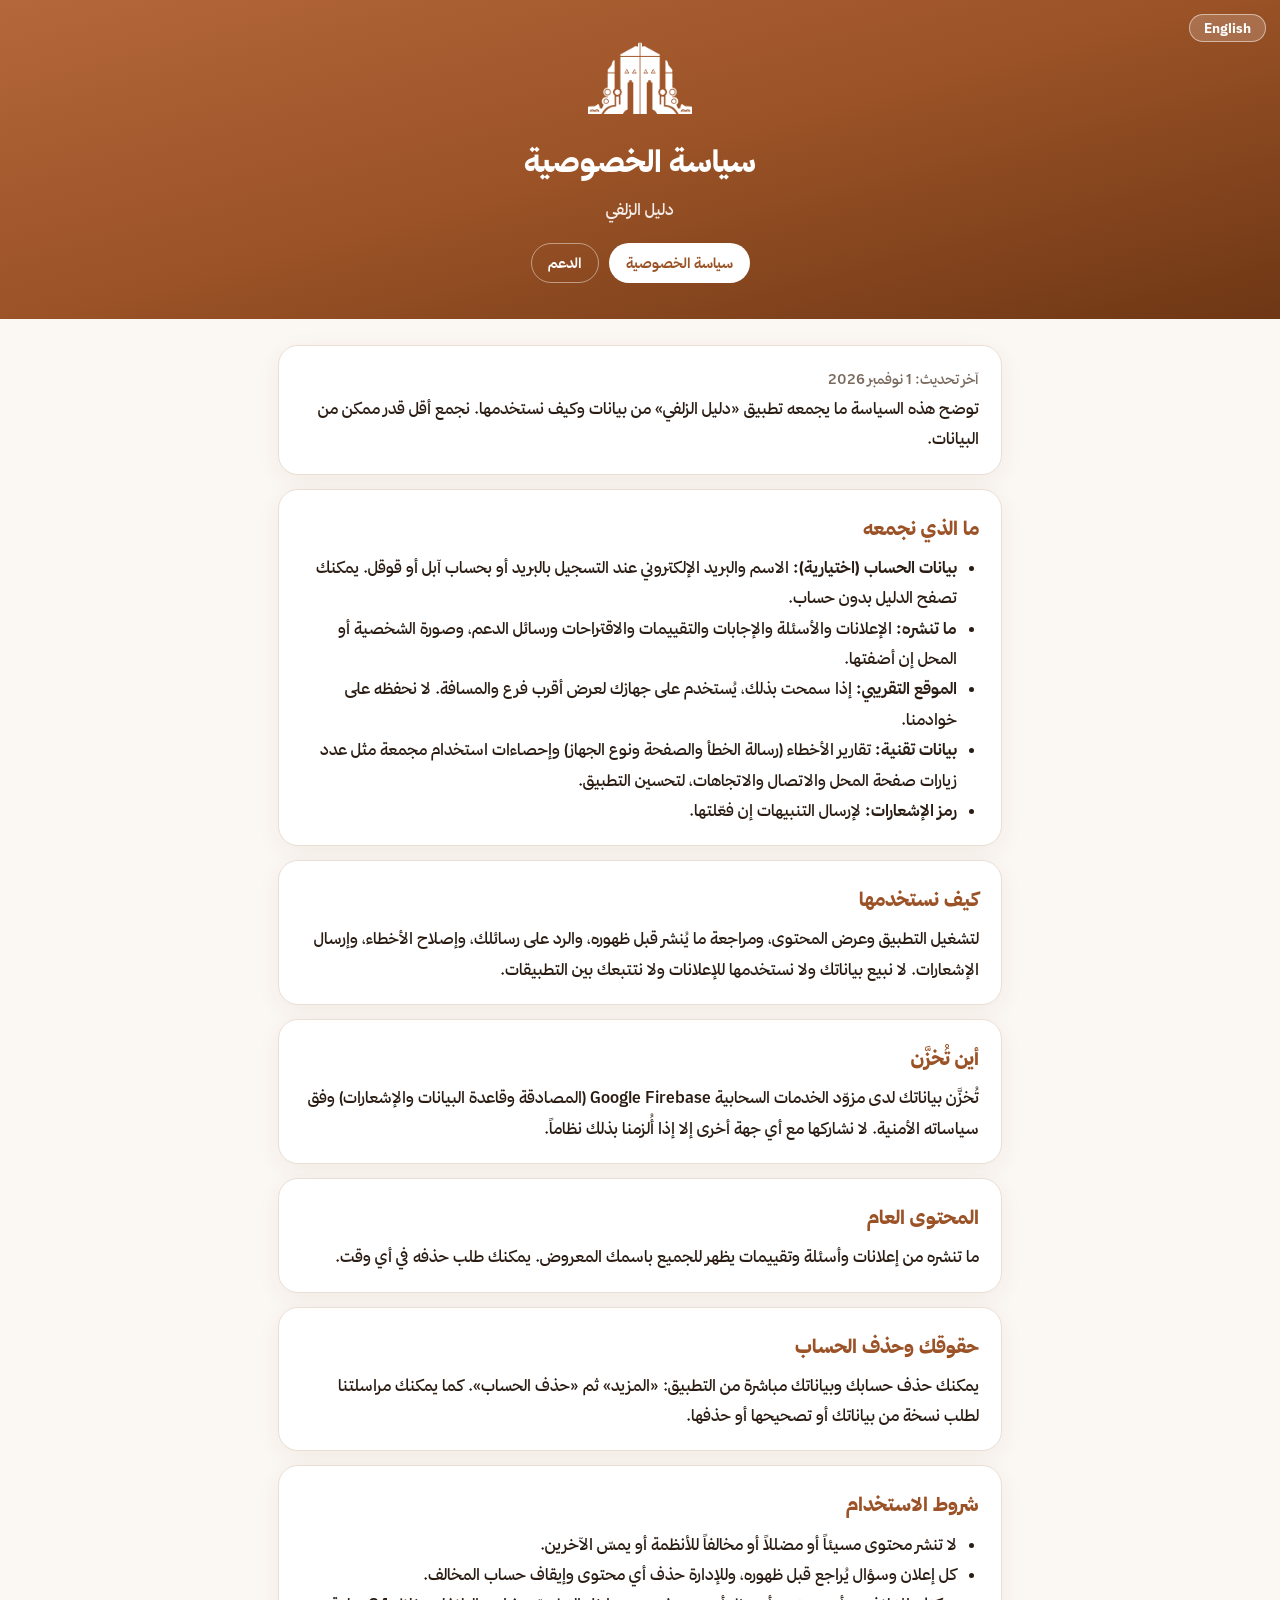
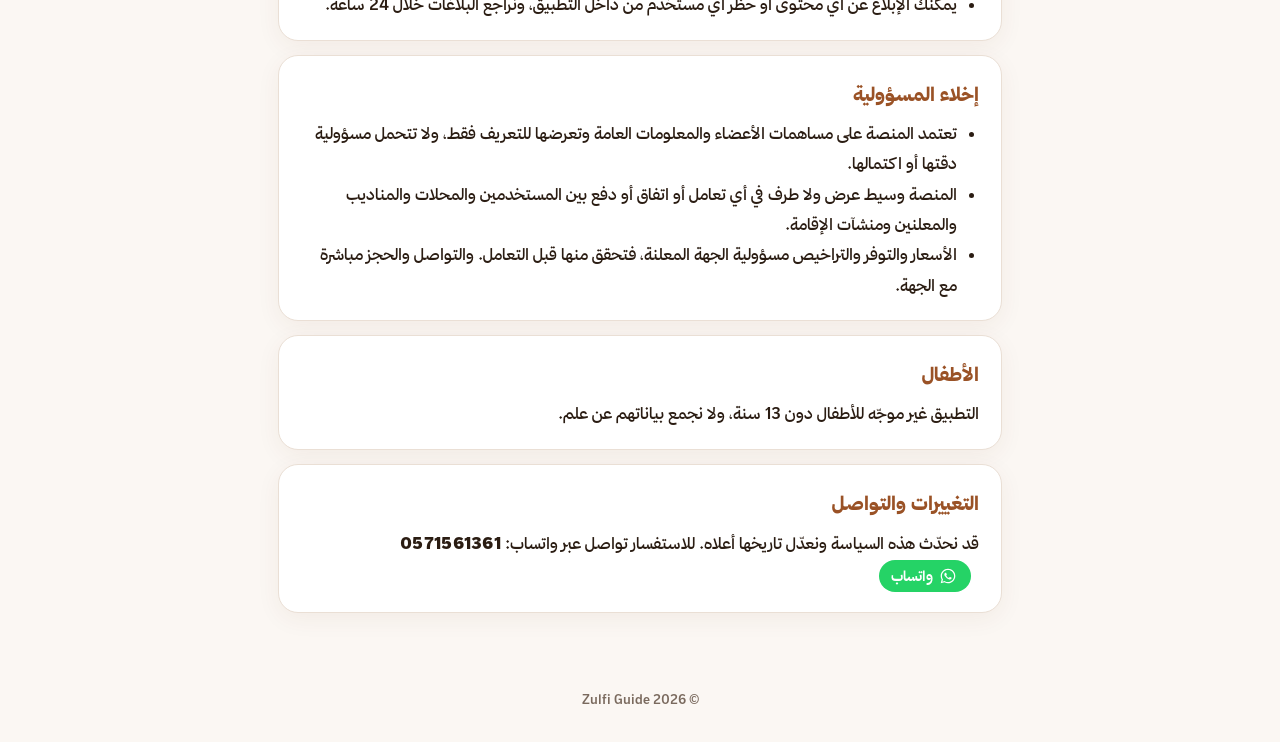
<file: index.html>
<!doctype html><html lang="ar" dir="rtl"><head><meta charset="utf-8"><meta name="viewport" content="width=device-width,initial-scale=1"><title>سياسة الخصوصية | دليل الزلفي</title><link rel="stylesheet" href="style.css"><link rel="icon" href="icon.png"></head><body><header><button class="sw" id="sw">English</button><img src="logo_white.png" alt="دليل الزلفي"><h1 id="h1">سياسة الخصوصية</h1><p id="sub">دليل الزلفي</p><nav><a href="index.html" class="on"><span class="t-ar">سياسة الخصوصية</span><span class="t-en" style="display:none">Privacy Policy</span></a><a href="support.html" class=""><span class="t-ar">الدعم</span><span class="t-en" style="display:none">Support</span></a></nav></header><main><div class="lang show" id="ar"><div class="card"><p class="muted">آخر تحديث: 1 نوفمبر 2026</p><p>توضح هذه السياسة ما يجمعه تطبيق «دليل الزلفي» من بيانات وكيف نستخدمها. نجمع أقل قدر ممكن من البيانات.</p></div><div class="card"><h2>ما الذي نجمعه</h2><ul><li><b>بيانات الحساب (اختيارية):</b> الاسم والبريد الإلكتروني عند التسجيل بالبريد أو بحساب آبل أو قوقل. يمكنك تصفح الدليل بدون حساب.</li><li><b>ما تنشره:</b> الإعلانات والأسئلة والإجابات والتقييمات والاقتراحات ورسائل الدعم، وصورة الشخصية أو المحل إن أضفتها.</li><li><b>الموقع التقريبي:</b> إذا سمحت بذلك، يُستخدم على جهازك لعرض أقرب فرع والمسافة. لا نحفظه على خوادمنا.</li><li><b>بيانات تقنية:</b> تقارير الأخطاء (رسالة الخطأ والصفحة ونوع الجهاز) وإحصاءات استخدام مجمعة مثل عدد زيارات صفحة المحل والاتصال والاتجاهات، لتحسين التطبيق.</li><li><b>رمز الإشعارات:</b> لإرسال التنبيهات إن فعّلتها.</li></ul></div><div class="card"><h2>كيف نستخدمها</h2><p>لتشغيل التطبيق وعرض المحتوى، ومراجعة ما يُنشر قبل ظهوره، والرد على رسائلك، وإصلاح الأخطاء، وإرسال الإشعارات. لا نبيع بياناتك ولا نستخدمها للإعلانات ولا نتتبعك بين التطبيقات.</p></div><div class="card"><h2>أين تُخزَّن</h2><p>تُخزَّن بياناتك لدى مزوّد الخدمات السحابية Google Firebase (المصادقة وقاعدة البيانات والإشعارات) وفق سياساته الأمنية. لا نشاركها مع أي جهة أخرى إلا إذا أُلزمنا بذلك نظاماً.</p></div><div class="card"><h2>المحتوى العام</h2><p>ما تنشره من إعلانات وأسئلة وتقييمات يظهر للجميع باسمك المعروض. يمكنك طلب حذفه في أي وقت.</p></div><div class="card"><h2>حقوقك وحذف الحساب</h2><p>يمكنك حذف حسابك وبياناتك مباشرة من التطبيق: «المزيد» ثم «حذف الحساب». كما يمكنك مراسلتنا لطلب نسخة من بياناتك أو تصحيحها أو حذفها.</p></div><div class="card"><h2>شروط الاستخدام</h2><ul><li>لا تنشر محتوى مسيئاً أو مضللاً أو مخالفاً للأنظمة أو يمسّ الآخرين.</li><li>كل إعلان وسؤال يُراجع قبل ظهوره، وللإدارة حذف أي محتوى وإيقاف حساب المخالف.</li><li>يمكنك الإبلاغ عن أي محتوى أو حظر أي مستخدم من داخل التطبيق، ونراجع البلاغات خلال 24 ساعة.</li></ul></div><div class="card"><h2>إخلاء المسؤولية</h2><ul><li>تعتمد المنصة على مساهمات الأعضاء والمعلومات العامة وتعرضها للتعريف فقط، ولا تتحمل مسؤولية دقتها أو اكتمالها.</li><li>المنصة وسيط عرض ولا طرف في أي تعامل أو اتفاق أو دفع بين المستخدمين والمحلات والمناديب والمعلنين ومنشآت الإقامة.</li><li>الأسعار والتوفر والتراخيص مسؤولية الجهة المعلنة، فتحقق منها قبل التعامل. والتواصل والحجز مباشرة مع الجهة.</li></ul></div><div class="card"><h2>الأطفال</h2><p>التطبيق غير موجّه للأطفال دون 13 سنة، ولا نجمع بياناتهم عن علم.</p></div><div class="card"><h2>التغييرات والتواصل</h2><p>قد نحدّث هذه السياسة ونعدّل تاريخها أعلاه. للاستفسار تواصل عبر واتساب: <span class="num" dir="ltr">0571561361</span> <a class="wa" href="https://wa.me/966571561361" target="_blank" rel="noopener"><svg viewBox="0 0 32 32" width="18" height="18" fill="#fff" aria-hidden="true"><path d="M16.0 3C8.8 3 3 8.8 3 16c0 2.3.6 4.5 1.7 6.4L3 29l6.8-1.8c1.9 1 4 1.6 6.2 1.6 7.2 0 13-5.8 13-13S23.2 3 16 3zm0 23.7c-2 0-3.9-.5-5.6-1.5l-.4-.2-4 1.1 1.1-3.9-.3-.4C5.7 20.1 5.2 18.1 5.2 16 5.2 9.9 10 5.2 16 5.2S26.8 10 26.8 16 22 26.7 16 26.7zm5.9-8c-.3-.2-1.9-.9-2.2-1-.3-.1-.5-.2-.7.2-.2.3-.8 1-1 1.2-.2.2-.4.2-.7.1-.3-.2-1.4-.5-2.6-1.6-1-.9-1.6-1.9-1.8-2.3-.2-.3 0-.5.1-.7l.5-.6c.2-.2.2-.3.3-.5.1-.2.1-.4 0-.6-.1-.2-.7-1.7-1-2.3-.3-.6-.5-.5-.7-.5h-.6c-.2 0-.6.1-.9.4-.3.3-1.1 1.1-1.1 2.7s1.1 3.1 1.3 3.3c.2.2 2.2 3.4 5.4 4.7 3.2 1.3 3.2.9 3.8.8.6-.1 1.9-.8 2.2-1.5.3-.7.3-1.4.2-1.5-.1-.2-.3-.2-.6-.4z"/></svg><span class="t-ar">واتساب</span><span class="t-en" style="display:none">WhatsApp</span></a></p></div></div><div class="lang" id="en" dir="ltr"><div class="card"><p class="muted">Last updated: November 1, 2026</p><p>This policy explains what data the Zulfi Guide app collects and how we use it. We collect as little as we can.</p></div><div class="card"><h2>What we collect</h2><ul><li><b>Account details (optional):</b> your name and email when you sign up with email, Apple or Google. You can browse the guide without an account.</li><li><b>What you post:</b> ads, questions, answers, reviews, suggestions and support messages, plus a profile or shop photo if you add one.</li><li><b>Approximate location:</b> if you allow it, it is used on your device to show the nearest branch and distance. We do not store it on our servers.</li><li><b>Technical data:</b> error reports (the error message, screen and device type) and aggregated usage counts such as shop page views, calls and directions, to improve the app.</li><li><b>Notification token:</b> to send alerts if you turn them on.</li></ul></div><div class="card"><h2>How we use it</h2><p>To run the app and show content, review posts before they appear, reply to your messages, fix errors and send notifications. We do not sell your data, use it for advertising, or track you across other apps.</p></div><div class="card"><h2>Where it is stored</h2><p>Your data is stored with our cloud provider Google Firebase (authentication, database and notifications) under its security practices. We do not share it with anyone else unless the law requires us to.</p></div><div class="card"><h2>Public content</h2><p>Ads, questions and reviews you post are visible to everyone under your display name. You can ask us to remove them at any time.</p></div><div class="card"><h2>Your rights and account deletion</h2><p>You can delete your account and data directly in the app: More, then Delete account. You can also message us to request a copy of your data, a correction or deletion.</p></div><div class="card"><h2>Terms of use</h2><ul><li>Do not post offensive, misleading or unlawful content, or content that targets others.</li><li>Every ad and question is reviewed before it appears. We may remove any content and suspend violating accounts.</li><li>You can report any content or block any user inside the app. We review reports within 24 hours.</li></ul></div><div class="card"><h2>Disclaimer</h2><ul><li>The platform relies on contributions from its members and public information, shown for reference only. We are not responsible for its accuracy or completeness.</li><li>The platform is a listing intermediary and not a party to any deal, agreement or payment between users and shops, couriers, advertisers or accommodation providers.</li><li>Prices, availability and licences are the responsibility of the advertiser, so verify them before dealing. Contact and booking are made directly with them.</li></ul></div><div class="card"><h2>Children</h2><p>The app is not directed at children under 13 and we do not knowingly collect their data.</p></div><div class="card"><h2>Changes and contact</h2><p>We may update this policy and change the date above. Questions? Message us on WhatsApp: <span class="num" dir="ltr">0571561361</span> <a class="wa" href="https://wa.me/966571561361" target="_blank" rel="noopener"><svg viewBox="0 0 32 32" width="18" height="18" fill="#fff" aria-hidden="true"><path d="M16.0 3C8.8 3 3 8.8 3 16c0 2.3.6 4.5 1.7 6.4L3 29l6.8-1.8c1.9 1 4 1.6 6.2 1.6 7.2 0 13-5.8 13-13S23.2 3 16 3zm0 23.7c-2 0-3.9-.5-5.6-1.5l-.4-.2-4 1.1 1.1-3.9-.3-.4C5.7 20.1 5.2 18.1 5.2 16 5.2 9.9 10 5.2 16 5.2S26.8 10 26.8 16 22 26.7 16 26.7zm5.9-8c-.3-.2-1.9-.9-2.2-1-.3-.1-.5-.2-.7.2-.2.3-.8 1-1 1.2-.2.2-.4.2-.7.1-.3-.2-1.4-.5-2.6-1.6-1-.9-1.6-1.9-1.8-2.3-.2-.3 0-.5.1-.7l.5-.6c.2-.2.2-.3.3-.5.1-.2.1-.4 0-.6-.1-.2-.7-1.7-1-2.3-.3-.6-.5-.5-.7-.5h-.6c-.2 0-.6.1-.9.4-.3.3-1.1 1.1-1.1 2.7s1.1 3.1 1.3 3.3c.2.2 2.2 3.4 5.4 4.7 3.2 1.3 3.2.9 3.8.8.6-.1 1.9-.8 2.2-1.5.3-.7.3-1.4.2-1.5-.1-.2-.3-.2-.6-.4z"/></svg><span class="t-ar">واتساب</span><span class="t-en" style="display:none">WhatsApp</span></a></p></div></div></main><footer>© 2026 Zulfi Guide</footer><script>
var ar=document.getElementById('ar'),en=document.getElementById('en'),sw=document.getElementById('sw');
var T={ar:"سياسة الخصوصية",en:"Privacy Policy"};
function set(l){var a=l==='ar';ar.classList.toggle('show',a);en.classList.toggle('show',!a);
document.documentElement.lang=l;document.documentElement.dir=a?'rtl':'ltr';
document.getElementById('h1').textContent=T[l];sw.textContent=a?'English':'العربية';
document.querySelectorAll('.t-ar').forEach(function(e){e.style.display=a?'':'none'});
document.querySelectorAll('.t-en').forEach(function(e){e.style.display=a?'none':''});
document.getElementById('sub').textContent=a?'دليل الزلفي':'Zulfi Guide';
try{localStorage.l=l}catch(e){}}
sw.onclick=function(){set(document.documentElement.lang==='ar'?'en':'ar')};
try{if(localStorage.l==='en')set('en')}catch(e){}
</script></body></html>
</file>
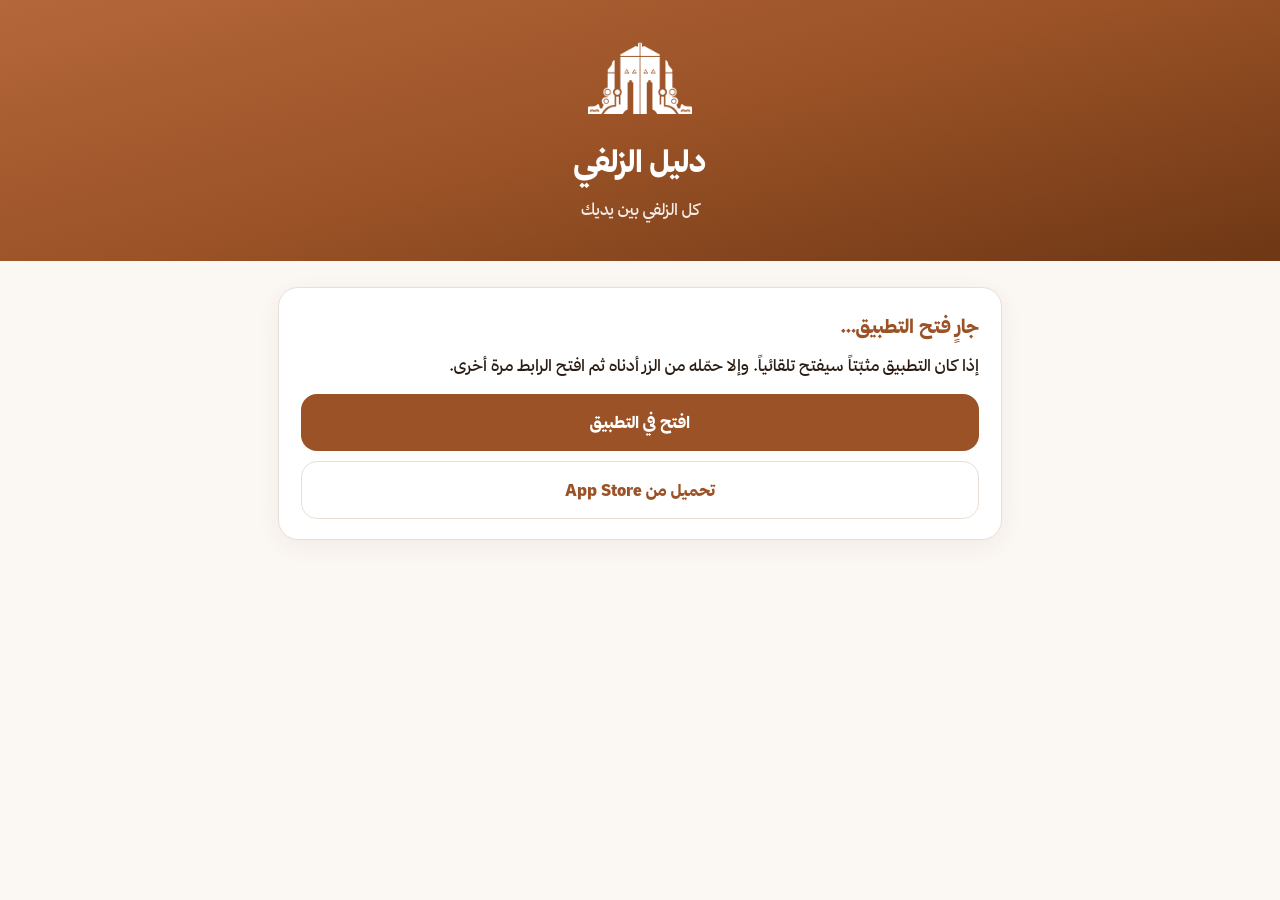
<file: open/index.html>
<!doctype html><html lang="ar" dir="rtl"><head><meta charset="utf-8"><meta name="viewport" content="width=device-width,initial-scale=1">
<title>دليل الزلفي</title><link rel="stylesheet" href="../style.css"><link rel="icon" href="../icon.png">
<style>.go{display:flex;flex-direction:column;gap:10px;margin-top:14px}.btn{display:block;text-align:center;text-decoration:none;font-weight:900;padding:13px;border-radius:16px;background:var(--p);color:#fff}.btn.o{background:#fff;color:var(--p);border:1px solid var(--b)}</style></head>
<body><header><img src="../logo_white.png" alt="دليل الزلفي"><h1>دليل الزلفي</h1><p>كل الزلفي بين يديك</p></header>
<main><div class="card"><h2>جارٍ فتح التطبيق…</h2><p id="m">إذا كان التطبيق مثبّتاً سيفتح تلقائياً. وإلا حمّله من الزر أدناه ثم افتح الرابط مرة أخرى.</p>
<div class="go"><a class="btn" id="open" href="#">افتح في التطبيق</a><a class="btn o" href="https://apps.apple.com/app/id6829208007">تحميل من App Store</a></div></div></main>
<script>
var to=new URLSearchParams(location.search).get('to')||'/directory';
var app='zulfiguide:/'+(to.charAt(0)==='/'?to:'/'+to);
document.getElementById('open').href=app;
setTimeout(function(){location.href=app},300);
</script></body></html>
</file>
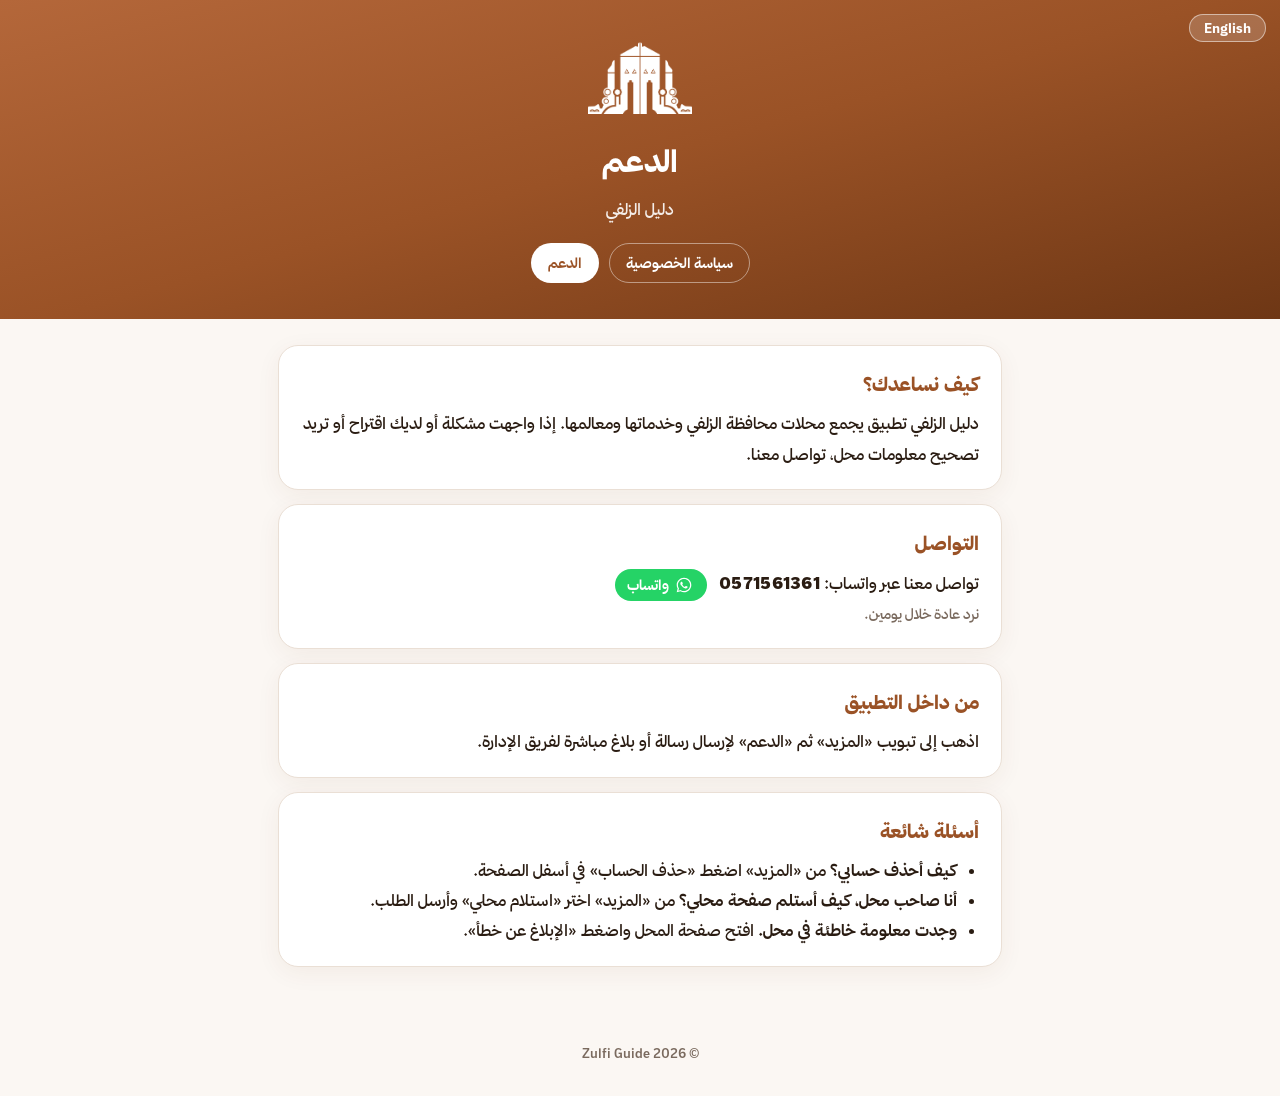
<file: support.html>
<!doctype html><html lang="ar" dir="rtl"><head><meta charset="utf-8"><meta name="viewport" content="width=device-width,initial-scale=1"><title>الدعم | دليل الزلفي</title><link rel="stylesheet" href="style.css"><link rel="icon" href="icon.png"></head><body><header><button class="sw" id="sw">English</button><img src="logo_white.png" alt="دليل الزلفي"><h1 id="h1">الدعم</h1><p id="sub">دليل الزلفي</p><nav><a href="index.html" class=""><span class="t-ar">سياسة الخصوصية</span><span class="t-en" style="display:none">Privacy Policy</span></a><a href="support.html" class="on"><span class="t-ar">الدعم</span><span class="t-en" style="display:none">Support</span></a></nav></header><main><div class="lang show" id="ar"><div class="card"><h2>كيف نساعدك؟</h2><p>دليل الزلفي تطبيق يجمع محلات محافظة الزلفي وخدماتها ومعالمها. إذا واجهت مشكلة أو لديك اقتراح أو تريد تصحيح معلومات محل، تواصل معنا.</p></div><div class="card"><h2>التواصل</h2><p>تواصل معنا عبر واتساب: <span class="num" dir="ltr">0571561361</span> <a class="wa" href="https://wa.me/966571561361" target="_blank" rel="noopener"><svg viewBox="0 0 32 32" width="18" height="18" fill="#fff" aria-hidden="true"><path d="M16.0 3C8.8 3 3 8.8 3 16c0 2.3.6 4.5 1.7 6.4L3 29l6.8-1.8c1.9 1 4 1.6 6.2 1.6 7.2 0 13-5.8 13-13S23.2 3 16 3zm0 23.7c-2 0-3.9-.5-5.6-1.5l-.4-.2-4 1.1 1.1-3.9-.3-.4C5.7 20.1 5.2 18.1 5.2 16 5.2 9.9 10 5.2 16 5.2S26.8 10 26.8 16 22 26.7 16 26.7zm5.9-8c-.3-.2-1.9-.9-2.2-1-.3-.1-.5-.2-.7.2-.2.3-.8 1-1 1.2-.2.2-.4.2-.7.1-.3-.2-1.4-.5-2.6-1.6-1-.9-1.6-1.9-1.8-2.3-.2-.3 0-.5.1-.7l.5-.6c.2-.2.2-.3.3-.5.1-.2.1-.4 0-.6-.1-.2-.7-1.7-1-2.3-.3-.6-.5-.5-.7-.5h-.6c-.2 0-.6.1-.9.4-.3.3-1.1 1.1-1.1 2.7s1.1 3.1 1.3 3.3c.2.2 2.2 3.4 5.4 4.7 3.2 1.3 3.2.9 3.8.8.6-.1 1.9-.8 2.2-1.5.3-.7.3-1.4.2-1.5-.1-.2-.3-.2-.6-.4z"/></svg><span class="t-ar">واتساب</span><span class="t-en" style="display:none">WhatsApp</span></a></p><p class="muted">نرد عادة خلال يومين.</p></div><div class="card"><h2>من داخل التطبيق</h2><p>اذهب إلى تبويب «المزيد» ثم «الدعم» لإرسال رسالة أو بلاغ مباشرة لفريق الإدارة.</p></div><div class="card"><h2>أسئلة شائعة</h2><ul><li><b>كيف أحذف حسابي؟</b> من «المزيد» اضغط «حذف الحساب» في أسفل الصفحة.</li><li><b>أنا صاحب محل، كيف أستلم صفحة محلي؟</b> من «المزيد» اختر «استلام محلي» وأرسل الطلب.</li><li><b>وجدت معلومة خاطئة في محل.</b> افتح صفحة المحل واضغط «الإبلاغ عن خطأ».</li></ul></div></div><div class="lang" id="en" dir="ltr"><div class="card"><h2>How can we help?</h2><p>Zulfi Guide brings together the shops, services and landmarks of Zulfi governorate. If you hit a problem, have a suggestion or want to correct the details of a shop, get in touch.</p></div><div class="card"><h2>Contact</h2><p>Message us on WhatsApp: <span class="num" dir="ltr">0571561361</span> <a class="wa" href="https://wa.me/966571561361" target="_blank" rel="noopener"><svg viewBox="0 0 32 32" width="18" height="18" fill="#fff" aria-hidden="true"><path d="M16.0 3C8.8 3 3 8.8 3 16c0 2.3.6 4.5 1.7 6.4L3 29l6.8-1.8c1.9 1 4 1.6 6.2 1.6 7.2 0 13-5.8 13-13S23.2 3 16 3zm0 23.7c-2 0-3.9-.5-5.6-1.5l-.4-.2-4 1.1 1.1-3.9-.3-.4C5.7 20.1 5.2 18.1 5.2 16 5.2 9.9 10 5.2 16 5.2S26.8 10 26.8 16 22 26.7 16 26.7zm5.9-8c-.3-.2-1.9-.9-2.2-1-.3-.1-.5-.2-.7.2-.2.3-.8 1-1 1.2-.2.2-.4.2-.7.1-.3-.2-1.4-.5-2.6-1.6-1-.9-1.6-1.9-1.8-2.3-.2-.3 0-.5.1-.7l.5-.6c.2-.2.2-.3.3-.5.1-.2.1-.4 0-.6-.1-.2-.7-1.7-1-2.3-.3-.6-.5-.5-.7-.5h-.6c-.2 0-.6.1-.9.4-.3.3-1.1 1.1-1.1 2.7s1.1 3.1 1.3 3.3c.2.2 2.2 3.4 5.4 4.7 3.2 1.3 3.2.9 3.8.8.6-.1 1.9-.8 2.2-1.5.3-.7.3-1.4.2-1.5-.1-.2-.3-.2-.6-.4z"/></svg><span class="t-ar">واتساب</span><span class="t-en" style="display:none">WhatsApp</span></a></p><p class="muted">We usually reply within two days.</p></div><div class="card"><h2>From inside the app</h2><p>Open the More tab, then Support, to send a message or report straight to the admin team.</p></div><div class="card"><h2>FAQ</h2><ul><li><b>How do I delete my account?</b> In More, tap Delete account at the bottom of the screen.</li><li><b>I own a shop. How do I claim its page?</b> In More, choose Claim my shop and send the request.</li><li><b>A shop has wrong information.</b> Open the shop page and tap Report an error.</li></ul></div></div></main><footer>© 2026 Zulfi Guide</footer><script>
var ar=document.getElementById('ar'),en=document.getElementById('en'),sw=document.getElementById('sw');
var T={ar:"الدعم",en:"Support"};
function set(l){var a=l==='ar';ar.classList.toggle('show',a);en.classList.toggle('show',!a);
document.documentElement.lang=l;document.documentElement.dir=a?'rtl':'ltr';
document.getElementById('h1').textContent=T[l];sw.textContent=a?'English':'العربية';
document.querySelectorAll('.t-ar').forEach(function(e){e.style.display=a?'':'none'});
document.querySelectorAll('.t-en').forEach(function(e){e.style.display=a?'none':''});
document.getElementById('sub').textContent=a?'دليل الزلفي':'Zulfi Guide';
try{localStorage.l=l}catch(e){}}
sw.onclick=function(){set(document.documentElement.lang==='ar'?'en':'ar')};
try{if(localStorage.l==='en')set('en')}catch(e){}
</script></body></html>
</file>
<file: style.css>
@font-face{font-family:T;src:url(thmanyahsans-Medium.otf);font-weight:500}
@font-face{font-family:T;src:url(thmanyahsans-Bold.otf);font-weight:700}
@font-face{font-family:T;src:url(thmanyahsans-Black.otf);font-weight:900}
:root{--p:#9A5226;--bg:#FBF7F3;--card:#fff;--b:#EADFD5;--m:#7A6A5E;--fg:#2A1C12}
*{box-sizing:border-box;margin:0}
body{font-family:T,system-ui,sans-serif;background:var(--bg);color:var(--fg);line-height:1.9;font-weight:500}
header{background:linear-gradient(165deg,#B4673A,#9A5226 50%,#6E3715);color:#fff;text-align:center;padding:42px 20px 36px;position:relative}
header img{height:72px}
header h1{font-weight:900;font-size:30px;margin-top:10px}
header p{opacity:.9;margin-top:4px}
nav{display:flex;gap:10px;justify-content:center;flex-wrap:wrap;margin-top:18px}
nav a{color:#fff;text-decoration:none;border:1px solid rgba(255,255,255,.45);padding:6px 16px;border-radius:99px;font-weight:700;font-size:14px}
nav a.on{background:#fff;color:var(--p)}
main{max-width:760px;margin:0 auto;padding:26px 18px 60px}
.card{background:var(--card);border:1px solid var(--b);border-radius:20px;padding:20px 22px;margin-bottom:14px;box-shadow:0 6px 24px rgba(110,55,21,.06)}
h2{font-weight:900;font-size:19px;color:var(--p);margin-bottom:6px}
ul{padding-inline-start:22px}
a{color:var(--p);font-weight:700}
.muted{color:var(--m);font-size:14px}
.lang{display:none}.lang.show{display:block}
button.sw{position:absolute;top:14px;inset-inline-start:14px;background:rgba(255,255,255,.18);color:#fff;border:1px solid rgba(255,255,255,.5);border-radius:99px;padding:5px 14px;font-family:T;font-weight:700;cursor:pointer}
.num{font-weight:900;font-size:17px;letter-spacing:.3px}
a.wa{display:inline-flex;align-items:center;gap:6px;background:#25D366;color:#fff;text-decoration:none;border-radius:99px;padding:3px 14px 3px 12px;font-size:14px;margin-inline-start:8px;vertical-align:middle}
footer{text-align:center;color:var(--m);font-size:13px;padding-bottom:30px}
</file>
